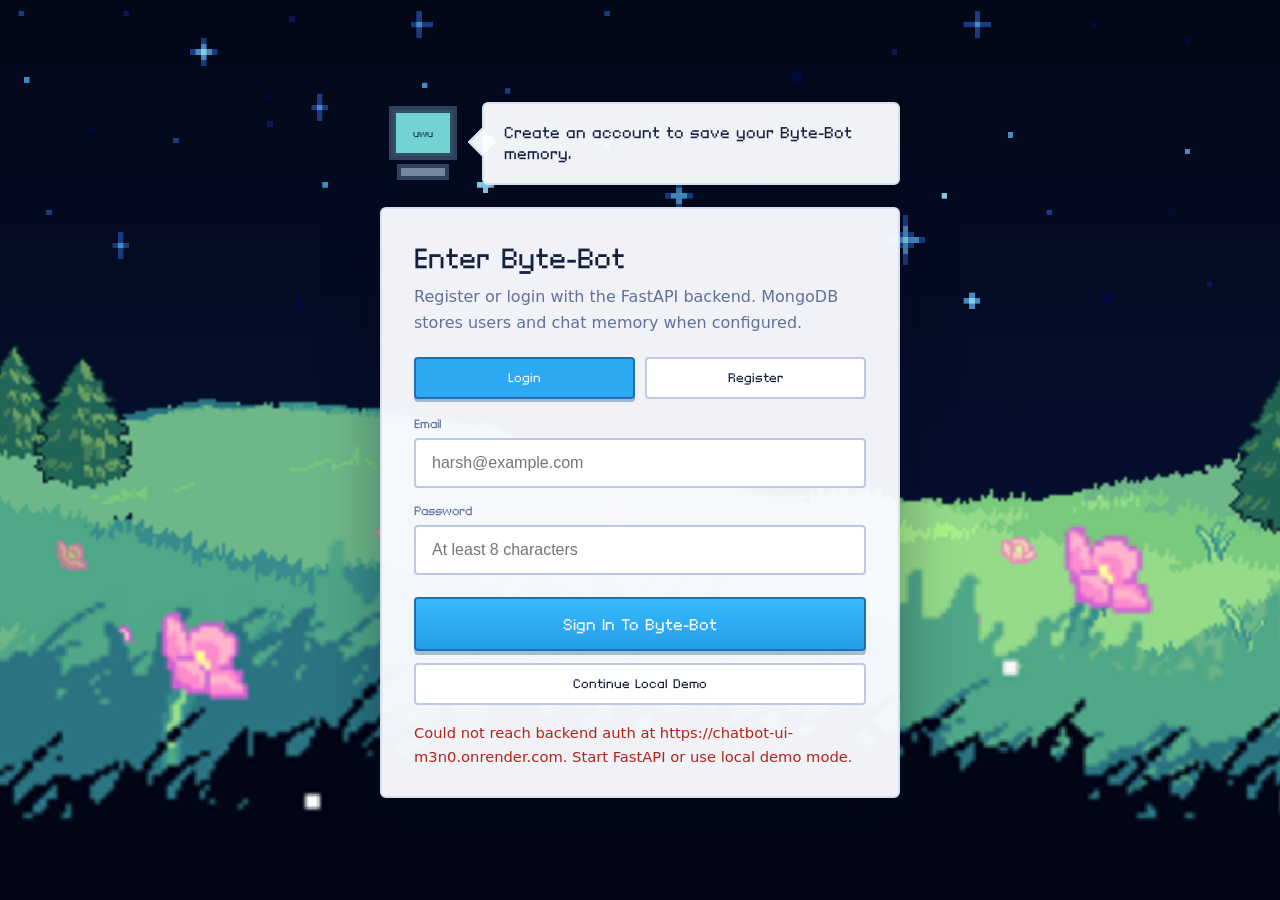
<file: frontend/index.html>
﻿<!DOCTYPE html>
<html lang="en">
<head>
  <meta charset="UTF-8">
  <meta name="viewport" content="width=device-width, initial-scale=1.0">
  <title>Byte-Bot Login</title>
  <link rel="stylesheet" href="login.css">
</head>
<body class="login-body">
  <main class="login-shell">
    <div class="login-scene" aria-hidden="true">
      <img class="login-layer login-stars" src="assets/night-stars.png" alt="">
      <img class="login-layer login-clouds" src="assets/night-clouds.webp" alt="">
      <img class="login-layer login-hills" src="assets/night-hills.webp" alt="">
      <img class="login-layer login-foreground" src="assets/night-foreground.webp" alt="">
    </div>
    <section class="login-content" aria-label="Byte-Bot sign in">
      <div class="welcome-row">
        <div class="mini-bot" aria-hidden="true">
          <div class="mini-monitor"><span>uwu</span></div>
          <div class="mini-base"></div>
        </div>
        <div class="speech-bubble">
          <p>Create an account to save your Byte-Bot memory.</p>
        </div>
      </div>
      <form id="loginForm" class="login-card">
        <h1>Enter Byte-Bot</h1>
        <p class="login-copy">Register or login with the FastAPI backend. MongoDB stores users and chat memory when configured.</p>
        <div class="auth-tabs" role="tablist" aria-label="Choose login or registration">
          <button class="auth-tab is-active" type="button" data-auth-mode="login">Login</button>
          <button class="auth-tab" type="button" data-auth-mode="register">Register</button>
        </div>
        <label class="field-label register-only is-hidden" for="name">Name</label>
        <input class="register-only is-hidden" id="name" name="name" type="text" placeholder="Harsh" autocomplete="name">
        <label class="field-label" for="email">Email</label>
        <input id="email" name="email" type="email" placeholder="harsh@example.com" autocomplete="email" required>
        <label class="field-label" for="password">Password</label>
        <input id="password" name="password" type="password" placeholder="At least 8 characters" autocomplete="current-password" required>
        <button type="submit" class="primary-button">Sign In To Byte-Bot</button>
        <button id="localDemoButton" class="secondary-button" type="button">Continue Local Demo</button>
        <p id="authStatus" class="login-note">Checking backend auth settings...</p>
      </form>
    </section>
  </main>
  <script src="config.js"></script>
  <script src="login.js"></script>
</body>
</html>
</file>
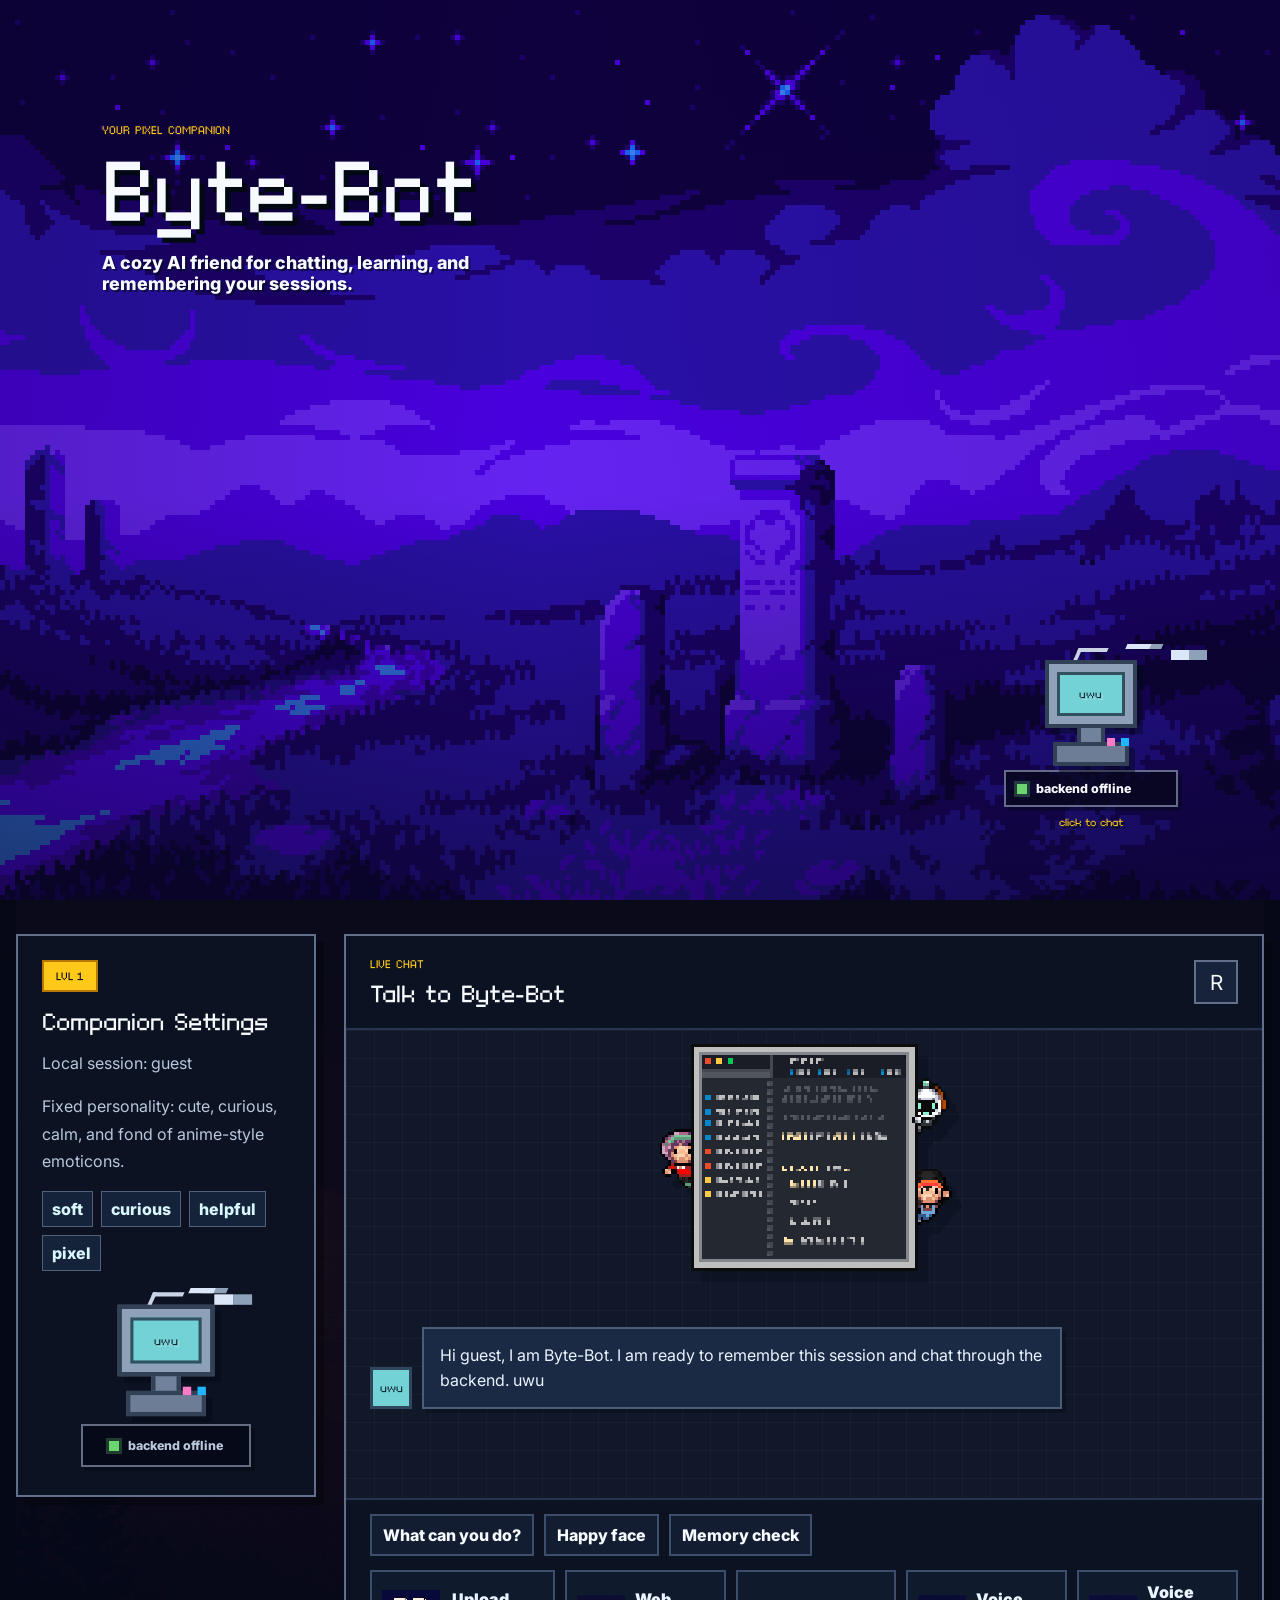
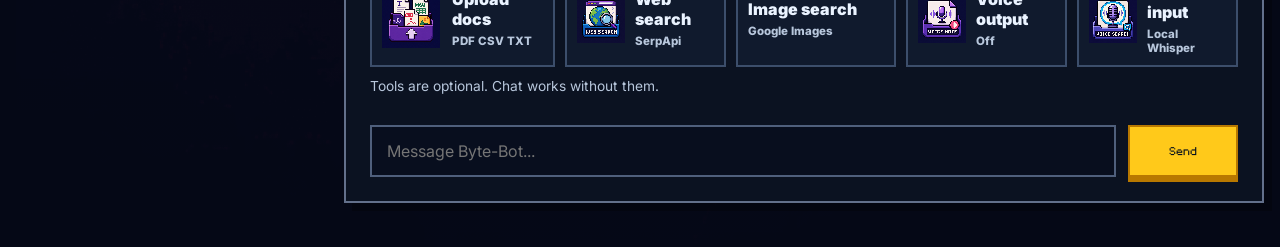
<file: frontend/chat.html>
﻿<!DOCTYPE html>
<html lang="en">
<head>
  <meta charset="UTF-8">
  <meta name="viewport" content="width=device-width, initial-scale=1.0">
  <title>Byte-Bot Chat UI</title>
  <link rel="preconnect" href="https://fonts.googleapis.com">
  <link rel="preconnect" href="https://fonts.gstatic.com" crossorigin>
  <link href="https://fonts.googleapis.com/css2?family=Press+Start+2P&family=Inter:wght@400;600;700;800&display=swap" rel="stylesheet">
  <link rel="stylesheet" href="styles.css">
</head>
<body>
  <main class="app-shell">
    <section class="pixel-stage" aria-label="Animated chatbot scene">
      <div class="asset-scene" aria-hidden="true">
        <img class="scene-layer scene-night" src="assets/github-copilots.gif" alt="">
        <!-- OLD UI HERE: old layered scene kept for rollback/reference.
        <img class="scene-layer scene-sky" src="assets/landing-sky.webp" alt="">
        <img class="scene-layer scene-mountain" src="assets/landing-mountain.webp" alt="">
        <img class="scene-layer scene-hills" src="assets/landing-hills.webp" alt="">
        <img class="scene-layer scene-grass" src="assets/landing-grass.webp" alt="">
        -->
      </div>
      <div class="hero-copy">
        <p class="eyebrow">your pixel companion</p>
        <h1>Byte-Bot</h1>
        <p>A cozy AI friend for chatting, learning, and remembering your sessions.</p>
      </div>
      <button class="bot-card hero-bot-button" id="heroBotButton" type="button" aria-label="Open Byte-Bot chat" aria-live="polite">
        <div class="computer-bot" id="computerBot" data-state="idle">
          <div class="antenna"></div>
          <div class="monitor"><div class="screen"><span id="botFace">uwu</span></div></div>
          <div class="neck"></div>
          <div class="base"></div>
        </div>
        <div class="status-panel"><span class="status-dot"></span><p id="botMood">idle and listening</p></div>
        <span class="bot-card-hint">click to chat</span>
      </button>
    </section>
    <section class="chat-layout" id="chatSection" aria-label="Chatbot demo">
      <aside class="profile-panel">
        <div class="profile-chip">LVL 1</div>
        <h2>Companion Settings</h2>
        <p id="sessionLabel">Local session: guest</p>
        <p>Fixed personality: cute, curious, calm, and fond of anime-style emoticons.</p>
        <div class="mood-list" aria-label="Bot personality traits"><span>soft</span><span>curious</span><span>helpful</span><span>pixel</span></div>
        <div class="profile-mini-bot-wrap" aria-hidden="true">
          <div class="computer-bot profile-mini-bot" data-state="idle">
            <div class="antenna"></div>
            <div class="monitor"><div class="screen"><span id="profileBotFace">uwu</span></div></div>
            <div class="neck"></div>
            <div class="base"></div>
          </div>
          <div class="status-panel profile-status-panel"><span class="status-dot"></span><p id="profileBotMood">idle and listening</p></div>
        </div>
      </aside>
      <section class="chat-panel">
        <header class="chat-header">
          <div><p class="eyebrow">live chat</p><h2>Talk to Byte-Bot</h2></div>
          <button class="icon-button" id="resetChat" type="button" aria-label="Reset chat">R</button>
        </header>
        <div class="messages is-empty" id="messages" aria-live="polite">
          <button class="chat-companion" id="chatCompanion" type="button" aria-label="Ask Byte-Bot for a nudge" title="Ask Byte-Bot"><img id="companionImage" src="assets/coding-window.gif" alt=""></button>
          <article class="message bot-message"><div class="message-avatar">uwu</div><div class="bubble"><p id="introMessage">Hi! I am Byte-Bot. I am ready to remember our session and chat through the FastAPI backend. uwu</p></div></article>
        </div>
        <div class="quick-prompts" aria-label="Example prompts"><button type="button" data-prompt="What can you do?">What can you do?</button><button type="button" data-prompt="Show your happy face">Happy face</button><button type="button" data-prompt="What do you remember about this session?">Memory check</button></div>
        <section class="tool-dock" aria-label="Future Byte-Bot tools">
          <button class="tool-tile upload-tile" id="uploadToolButton" type="button">
            <img src="assets/upload-toolkit.png" alt="">
            <span>Upload docs</span>
            <small>PDF CSV TXT</small>
          </button>
          <button class="tool-tile image-tool-tile" id="webSearchButton" type="button">
            <img src="assets/web-search-tool.png" alt="">
            <span>Web search</span>
            <small>SerpApi</small>
          </button>
          <button class="tool-tile" id="imageSearchButton" type="button"><span>Image search</span><small>Google Images</small></button>
          <button class="tool-tile image-tool-tile" id="voiceOutputToggle" type="button" aria-pressed="false">
            <img src="assets/voice-output-tool.png" alt="">
            <span>Voice output</span>
            <small id="voiceOutputState">Off</small>
          </button>
          <button class="tool-tile image-tool-tile" id="voiceToolButton" type="button">
            <img src="assets/voice-search-tool.png" alt="">
            <span>Voice input</span>
            <small>Local Whisper</small>
          </button>
          <input class="sr-only" id="knowledgeFileInput" type="file" accept=".pdf,.csv,.txt,.md,.png,.jpg,.jpeg,.webp,.gif,.mp3,.wav,.m4a,.webm,.ogg,.flac,.aac,.mp4,.mpeg,.mpga">
          <p class="tool-status" id="toolStatus">Tools are optional. Chat works without them.</p>
        </section>
        <form class="composer" id="chatForm"><label class="sr-only" for="messageInput">Message</label><input id="messageInput" name="message" type="text" autocomplete="off" placeholder="Message Byte-Bot..." maxlength="240"><button type="submit" aria-label="Send message">Send</button></form>
      </section>
    </section>
  </main>
  <script src="config.js"></script>
  <script src="script.js"></script>
</body>
</html>
</file>
<file: frontend/login.css>
﻿:root {
  --night-ink: #071133;
  --night-panel: #f7f8fc;
  --night-line: #b4c0de;
  --night-accent: #2da8f2;
  --night-accent-dark: #1d6dbb;
  --night-text: #15203e;
  --night-muted: #607198;
}

@font-face {
  font-family: "PixelGrid";
  src: url("assets/pixelgrid-squarebolds.woff") format("woff");
  font-display: swap;
}

* { box-sizing: border-box; }

body.login-body {
  min-height: 100vh;
  margin: 0;
  overflow: hidden;
  color: var(--night-text);
  background: #04091c;
  font-family: Inter, system-ui, sans-serif;
}

.login-shell {
  position: relative;
  min-height: 100vh;
  display: grid;
  place-items: center;
  padding: 24px;
  isolation: isolate;
}

.login-scene {
  position: absolute;
  inset: 0;
  overflow: hidden;
  background: linear-gradient(180deg, #030817 0%, #06133f 100%);
}

.login-layer {
  position: absolute;
  left: 0;
  width: 100%;
  image-rendering: pixelated;
  pointer-events: none;
}

.login-stars { inset: 0; height: 100%; object-fit: cover; opacity: 0.95; }
.login-clouds { left: -4%; bottom: 0; width: 108%; opacity: 0.92; }
.login-hills { left: -6%; bottom: 0; width: 112%; transform: translateY(12%); }
.login-foreground { left: -6%; bottom: -1%; width: 112%; }

.login-content {
  position: relative;
  z-index: 1;
  width: min(100%, 520px);
}

.welcome-row {
  display: grid;
  grid-template-columns: 86px 1fr;
  align-items: center;
  gap: 16px;
  margin-bottom: 22px;
}

.speech-bubble {
  position: relative;
  padding: 18px 20px;
  color: var(--night-text);
  background: rgba(251, 252, 255, 0.96);
  border: 2px solid #d7dff0;
  border-radius: 6px;
  box-shadow: 8px 8px 0 rgba(0, 8, 24, 0.14);
}

.speech-bubble::before {
  content: "";
  position: absolute;
  left: -12px;
  top: 28px;
  width: 18px;
  height: 18px;
  background: rgba(251, 252, 255, 0.96);
  border-left: 2px solid #d7dff0;
  border-bottom: 2px solid #d7dff0;
  transform: rotate(45deg);
}

.speech-bubble p {
  margin: 0;
  font-family: "PixelGrid", "Press Start 2P", monospace;
  font-size: 0.9rem;
  line-height: 1.5;
}

.mini-bot {
  display: grid;
  justify-items: center;
  gap: 4px;
  filter: drop-shadow(8px 10px 0 rgba(0, 8, 24, 0.2));
}

.mini-monitor {
  width: 68px;
  height: 54px;
  display: grid;
  place-items: center;
  background: #93a4bb;
  border: 4px solid #2f3f5d;
}

.mini-monitor span {
  display: grid;
  place-items: center;
  width: 100%;
  height: 100%;
  color: #173043;
  background: #72d2d6;
  border: 3px solid #31515f;
  font-family: "PixelGrid", "Press Start 2P", monospace;
  font-size: 0.58rem;
}

.mini-base {
  width: 52px;
  height: 16px;
  background: #7789a1;
  border: 4px solid #2f3f5d;
}

.login-card {
  padding: 34px 32px 28px;
  background: rgba(249, 250, 255, 0.97);
  border: 2px solid #d7dff0;
  border-radius: 6px;
  box-shadow: 0 18px 56px rgba(0, 8, 24, 0.34);
}

.login-card h1 {
  margin: 0 0 10px;
  color: var(--night-text);
  font-family: "PixelGrid", "Press Start 2P", monospace;
  font-size: clamp(1.2rem, 3vw, 1.6rem);
}

.login-copy,
.login-note {
  margin: 0;
  color: var(--night-muted);
  line-height: 1.6;
}

.login-copy { margin-bottom: 22px; }

.auth-tabs {
  display: grid;
  grid-template-columns: 1fr 1fr;
  gap: 10px;
  margin-bottom: 18px;
}

.auth-tab,
.secondary-button {
  min-height: 42px;
  color: var(--night-text);
  background: #fff;
  border: 2px solid #bcc8e4;
  border-radius: 4px;
  font-family: "PixelGrid", "Press Start 2P", monospace;
  font-size: 0.72rem;
}

.auth-tab.is-active {
  color: #f5fbff;
  background: var(--night-accent);
  border-color: var(--night-accent-dark);
  box-shadow: 0 3px 0 rgba(0, 66, 116, 0.32);
}

.register-only.is-hidden {
  display: none;
}

.field-label {
  display: block;
  margin: 16px 0 8px;
  font-family: "PixelGrid", "Press Start 2P", monospace;
  font-size: 0.7rem;
  color: var(--night-muted);
}

.login-card input {
  width: 100%;
  min-height: 50px;
  padding: 0 16px;
  color: var(--night-text);
  background: #fff;
  border: 2px solid #bcc8e4;
  border-radius: 4px;
  font-size: 1rem;
}

.login-card input:focus {
  outline: none;
  border-color: var(--night-accent);
  box-shadow: 0 0 0 3px rgba(45, 168, 242, 0.18);
}

.primary-button {
  width: 100%;
  min-height: 54px;
  margin-top: 22px;
  color: #f5fbff;
  background: linear-gradient(180deg, #39b9ff 0%, #239fe7 100%);
  border: 2px solid var(--night-accent-dark);
  border-radius: 4px;
  box-shadow: 0 4px 0 rgba(0, 66, 116, 0.32);
  font-family: "PixelGrid", "Press Start 2P", monospace;
  font-size: 0.9rem;
}

.secondary-button {
  display: none;
  width: 100%;
  margin-top: 12px;
}

.secondary-button.is-visible {
  display: block;
}

.login-note {
  margin-top: 16px;
  font-size: 0.92rem;
}

.login-note.is-error {
  color: #b42318;
}

.login-note.is-success {
  color: #167245;
}

@media (max-width: 640px) {
  .welcome-row { grid-template-columns: 1fr; justify-items: start; }
  .speech-bubble::before {
    left: 28px;
    top: -12px;
    border-left: 0;
    border-bottom: 0;
    border-top: 2px solid #d7dff0;
    border-right: 2px solid #d7dff0;
  }
  .login-card { padding: 24px 20px; }
}
</file>
<file: frontend/styles.css>
:root {
  --ink: #050816;
  --panel: #10182a;
  --panel-soft: #17233a;
  --line: #63708b;
  --paper: #f7fbff;
  --muted: #b8c7dc;
  --gold: #ffc91a;
  --gold-dark: #b87800;
  --blue: #1fb6ff;
  --green: #6bd66f;
  --pink: #ff7bc8;
  --shadow: #000812;
  --radius: 8px;
}

@font-face {
  font-family: "PixelGrid";
  src: url("assets/pixelgrid-squarebolds.woff") format("woff");
  font-display: swap;
}

html {
  min-height: 100%;
  background: var(--ink);
}

* {
  box-sizing: border-box;
}

body {
  min-height: 100vh;
  margin: 0;
  width: 100%;
  color: var(--paper);
  background: var(--ink);
  font-family: Inter, system-ui, sans-serif;
  overflow-x: hidden;
}

button,
input {
  font: inherit;
}

button {
  cursor: pointer;
}

.app-shell {
  width: 100%;
  min-height: 100vh;
  overflow-x: hidden;
  background:
    linear-gradient(180deg, rgba(5, 8, 22, 0) 0%, var(--ink) 58%),
    radial-gradient(circle at top left, rgba(31, 182, 255, 0.18), transparent 32%),
    var(--ink);
}

.pixel-stage {
  position: relative;
  min-height: 100vh;
  padding: 52px clamp(20px, 8vw, 120px) 42px;
  overflow: hidden;
  background: #12064a;
  image-rendering: pixelated;
}

/* NEW ASSET-BASED PIXEL SCENE
   Uses the supplied sky, mountain, hills, grass, and mascot files.
   The older handmade CSS scene is still kept below for learning/reference. */
.asset-scene {
  position: absolute;
  inset: 0;
  z-index: 0;
  overflow: hidden;
  pointer-events: none;
  background: #12064a;
}

.asset-scene::after {
  content: "";
  position: absolute;
  inset: 0;
  z-index: 6;
  background:
    linear-gradient(90deg, rgba(5, 8, 22, 0.22) 0%, rgba(5, 8, 22, 0.04) 42%, rgba(5, 8, 22, 0.18) 100%),
    linear-gradient(180deg, rgba(5, 8, 22, 0.04) 0%, rgba(5, 8, 22, 0.02) 55%, rgba(5, 8, 22, 0.5) 100%);
}

.scene-layer {
  position: absolute;
  left: 0;
  width: 100%;
  image-rendering: pixelated;
  user-select: none;
}

.scene-night {
  top: 0;
  bottom: 0;
  height: 100%;
  min-height: 100%;
  object-fit: cover;
  object-position: center bottom;
}

.scene-sky {
  top: 0;
  height: 42%;
  object-fit: cover;
  object-position: center top;
  animation: asset-sky-drift 22s steps(8) infinite;
}

.scene-mountain {
  right: 0;
  bottom: 26%;
  height: 34%;
  object-fit: cover;
  object-position: center center;
  opacity: 1;
  animation: asset-mountain-breathe 8s steps(5) infinite;
}

.scene-hills {
  right: 0;
  bottom: 9%;
  height: 38%;
  object-fit: cover;
  object-position: center bottom;
  animation: asset-hills-drift 11s steps(7) infinite;
}

.scene-grass {
  left: -4%;
  bottom: -4px;
  width: 108%;
  height: 20%;
  object-fit: cover;
  object-position: center bottom;
  opacity: 0.9;
  filter: brightness(0.72) saturate(0.95) hue-rotate(10deg);
  animation: asset-grass-sway 2.8s steps(4) infinite;
}

/* OLD HANDMADE CSS SCENE OVERLAYS
   These two pseudo-elements belonged to the previous generated scene.
   They are disabled so the supplied artwork can show clearly. */
.pixel-stage::before,
.pixel-stage::after {
  display: none;
}

/*
OLD HANDMADE CSS SCENE
Kept for study and rollback, but commented out because the current page uses
the supplied image layers above.

.pixel-stage::before {
  content: "";
  position: absolute;
  inset: auto 0 0;
  height: 135px;
  background:
    linear-gradient(135deg, transparent 0 34px, rgba(0, 25, 35, 0.34) 35px 48px, transparent 49px),
    linear-gradient(225deg, transparent 0 42px, rgba(11, 80, 65, 0.48) 43px 58px, transparent 59px);
  background-size: 120px 80px;
  opacity: 0.55;
}

.pixel-stage::after {
  content: "";
  position: absolute;
  inset: auto 0 0;
  height: 74px;
  background:
    linear-gradient(90deg, transparent 0 7px, rgba(10, 38, 41, 0.9) 8px 11px, transparent 12px),
    linear-gradient(108deg, transparent 0 18px, rgba(71, 130, 86, 0.42) 19px 23px, transparent 24px),
    linear-gradient(72deg, transparent 0 20px, rgba(126, 188, 99, 0.32) 21px 25px, transparent 26px);
  background-size: 42px 74px, 86px 58px, 78px 62px;
  animation: foreground-grass 2.8s steps(3) infinite;
  opacity: 0.92;
}

.sun-disc {
  position: absolute;
  top: 54px;
  right: 18%;
  width: 58px;
  height: 58px;
  background: #ffd866;
  box-shadow:
    0 0 0 8px rgba(255, 216, 102, 0.16),
    18px 18px 0 rgba(255, 143, 72, 0.16);
  opacity: 0.9;
}

.cloud {
  position: absolute;
  top: 44px;
  width: 210px;
  height: 48px;
  background: rgba(213, 245, 255, 0.78);
  box-shadow:
    36px -20px 0 rgba(213, 245, 255, 0.78),
    78px -8px 0 rgba(213, 245, 255, 0.78),
    126px -24px 0 rgba(213, 245, 255, 0.78),
    174px -4px 0 rgba(213, 245, 255, 0.78);
  animation: drift 18s linear infinite;
}

.cloud-one {
  left: 8%;
}

.cloud-two {
  top: 88px;
  left: 58%;
  transform: scale(0.72);
  animation-duration: 24s;
}

.cloud-three {
  top: 24px;
  left: 34%;
  transform: scale(0.58);
  animation-duration: 28s;
  opacity: 0.7;
}

.mountain {
  position: absolute;
  bottom: 92px;
  width: 250px;
  height: 190px;
  clip-path: polygon(50% 0, 100% 100%, 0 100%);
  background: linear-gradient(135deg, #123d47 0 52%, #28715e 53% 100%);
  opacity: 0.86;
}

.mountain-left {
  left: 8%;
}

.mountain-right {
  right: 10%;
  transform: scale(1.12);
}

.tree-line {
  position: absolute;
  inset: auto 0 106px;
  height: 160px;
  z-index: 1;
}

.tree {
  position: absolute;
  bottom: 0;
  width: 32px;
  height: 116px;
  background: #224b3b;
  box-shadow:
    0 -24px 0 12px #2f7b53,
    -20px -4px 0 6px #2b6848,
    20px -10px 0 8px #3d8a5b,
    0 78px 0 -8px #5b3b2a;
  clip-path: polygon(50% 0, 88% 36%, 68% 36%, 100% 72%, 62% 72%, 62% 100%, 38% 100%, 38% 72%, 0 72%, 32% 36%, 12% 36%);
  filter: drop-shadow(8px 8px 0 rgba(0, 13, 22, 0.22));
  animation: tree-sway 3.8s steps(4) infinite;
}

.tree::after {
  content: "";
  position: absolute;
  top: 28px;
  left: 12px;
  width: 8px;
  height: 8px;
  background: #93cf6a;
  box-shadow:
    8px 16px 0 #6eb55e,
    -8px 30px 0 #b2dc75,
    14px 42px 0 #4f9654;
  animation: leaf-glint 1.8s steps(2) infinite;
}

.tree-one { left: 18%; transform: scale(0.92); }
.tree-two { left: 25%; bottom: 10px; animation-delay: 0.3s; }
.tree-three { right: 28%; transform: scale(0.82); animation-delay: 0.8s; }
.tree-four { right: 18%; bottom: 12px; transform: scale(1.05); animation-delay: 0.5s; }

.field-lines {
  position: absolute;
  inset: auto 0 0;
  height: 160px;
  background:
    repeating-linear-gradient(178deg, transparent 0 22px, rgba(255, 196, 74, 0.1) 23px 25px, transparent 26px),
    repeating-linear-gradient(8deg, transparent 0 34px, rgba(146, 224, 135, 0.25) 35px 39px),
    linear-gradient(180deg, transparent, rgba(1, 8, 25, 0.76));
  animation: field-breathe 4s steps(4) infinite;
}

.grass-layer {
  position: absolute;
  inset: 50% 0 8%;
  z-index: 2;
}

.grass-layer span {
  position: absolute;
  width: 7px;
  height: 44px;
  background: #226956;
  box-shadow:
    8px 12px 0 #69b869,
    -8px 18px 0 #2d7d61,
    15px 26px 0 #9bd36e;
  transform-origin: bottom;
  animation: grass-sway 1.9s steps(3) infinite;
}

.grass-layer span:nth-child(1) { left: 13%; top: 34%; }
.grass-layer span:nth-child(2) { left: 33%; top: 56%; animation-delay: 0.2s; }
.grass-layer span:nth-child(3) { left: 45%; top: 32%; animation-delay: 0.6s; }
.grass-layer span:nth-child(4) { left: 63%; top: 52%; animation-delay: 0.4s; }
.grass-layer span:nth-child(5) { left: 78%; top: 24%; animation-delay: 0.8s; }
.grass-layer span:nth-child(6) { left: 90%; top: 58%; animation-delay: 0.1s; }

.flowers {
  position: absolute;
  inset: 52% 0 12%;
  z-index: 2;
}

.flowers span {
  position: absolute;
  width: 12px;
  height: 12px;
  background: var(--pink);
  box-shadow:
    12px 0 0 #bb5bd9,
    6px -10px 0 #ffd0f0,
    6px 10px 0 #255f55,
    6px 24px 0 #1f5b50,
    6px 36px 0 #1f5b50;
  animation: flower-bob 2.6s ease-in-out infinite;
}

.flowers span:nth-child(1) { left: 12%; top: 30%; }
.flowers span:nth-child(2) { left: 29%; top: 52%; animation-delay: 0.4s; }
.flowers span:nth-child(3) { left: 47%; top: 28%; animation-delay: 0.7s; }
.flowers span:nth-child(4) { left: 70%; top: 46%; animation-delay: 0.2s; }
.flowers span:nth-child(5) { left: 86%; top: 18%; animation-delay: 0.9s; }
.flowers span:nth-child(6) { left: 20%; top: 62%; animation-delay: 1.1s; }
.flowers span:nth-child(7) { left: 58%; top: 16%; animation-delay: 0.55s; }

.rangoli-mark {
  position: absolute;
  right: 34%;
  bottom: 92px;
  z-index: 2;
  width: 36px;
  height: 36px;
  border: 5px solid rgba(255, 201, 26, 0.78);
  transform: rotate(45deg);
  box-shadow:
    0 0 0 5px rgba(255, 123, 200, 0.46),
    12px 12px 0 rgba(107, 214, 111, 0.32);
  opacity: 0.78;
  animation: rangoli-twinkle 2.2s steps(2) infinite;
}

.kite {
  position: absolute;
  left: 64%;
  top: 108px;
  z-index: 2;
  width: 28px;
  height: 28px;
  background:
    linear-gradient(135deg, #ff8f48 0 50%, #f7fbff 51% 100%);
  border: 3px solid rgba(5, 8, 22, 0.46);
  transform: rotate(45deg);
  animation: kite-float 3.4s steps(4) infinite;
}

.kite::after {
  content: "";
  position: absolute;
  left: 22px;
  top: 22px;
  width: 68px;
  height: 36px;
  border-bottom: 3px dotted rgba(247, 251, 255, 0.62);
  transform: rotate(-35deg);
}
*/

.hero-copy {
  position: relative;
  z-index: 7;
  max-width: 560px;
  padding-top: clamp(32px, 8vh, 84px);
}

.eyebrow {
  margin: 0 0 12px;
  color: var(--gold);
  font-family: "PixelGrid", "Press Start 2P", monospace;
  font-size: 0.64rem;
  letter-spacing: 0;
  text-transform: uppercase;
}

h1,
h2 {
  margin: 0;
  line-height: 1.12;
}

h1 {
  font-family: "PixelGrid", "Press Start 2P", monospace;
  font-size: clamp(2rem, 6vw, 4.8rem);
  text-shadow: 5px 5px 0 var(--shadow);
}

.hero-copy p:last-child {
  max-width: 460px;
  margin: 18px 0 0;
  font-size: 1.12rem;
  font-weight: 800;
  text-shadow: 2px 2px 0 rgba(0, 8, 18, 0.58);
}

.bot-card {
  position: absolute;
  right: clamp(26px, 8vw, 150px);
  bottom: clamp(28px, 8vh, 72px);
  z-index: 8;
  display: grid;
  justify-items: center;
  gap: 10px;
}

.hero-bot-button {
  padding: 0;
  color: inherit;
  background: transparent;
  border: 0;
  font: inherit;
}

.hero-bot-button:hover .computer-bot,
.hero-bot-button:focus-visible .computer-bot {
  animation: bot-happy 0.44s ease-in-out infinite;
}

.hero-bot-button:focus-visible {
  outline: 3px solid var(--gold);
  outline-offset: 12px;
}

.bot-card-hint {
  color: var(--gold);
  font-family: "PixelGrid", "Press Start 2P", monospace;
  font-size: 0.6rem;
  text-shadow: 2px 2px 0 var(--shadow);
}

.computer-bot {
  position: relative;
  width: 104px;
  height: 112px;
  animation: bot-idle 2.4s ease-in-out infinite;
}

.computer-bot[data-state="thinking"] {
  animation: bot-think 0.6s steps(2) infinite;
}

.computer-bot[data-state="happy"] {
  animation: bot-happy 0.44s ease-in-out 4;
}

.antenna {
  width: 30px;
  height: 12px;
  margin: 0 auto;
  border-top: 4px solid #c8d3e6;
  border-left: 4px solid #c8d3e6;
  transform: skewX(-24deg);
}

.antenna::after {
  content: "";
  position: absolute;
  width: 24px;
  height: 5px;
  background: #dbe6f8;
  transform: translate(30px, -8px);
  box-shadow: 12px 0 0 #8fa1b8;
}

.monitor {
  width: 92px;
  height: 68px;
  margin: 0 auto;
  padding: 8px;
  background: #8fa1b8;
  border: 4px solid #334156;
  box-shadow: 6px 6px 0 rgba(0, 8, 18, 0.42);
}

.monitor::before {
  content: "";
  position: absolute;
  width: 18px;
  height: 10px;
  margin: -22px 0 0 80px;
  background: #dbe6f8;
  box-shadow: 18px 0 0 #8fa1b8;
}

.screen {
  display: grid;
  height: 100%;
  place-items: center;
  color: #102632;
  background: #72d2d6;
  border: 3px solid #31515f;
  font-family: "PixelGrid", "Press Start 2P", monospace;
  font-size: 0.62rem;
  text-shadow: 2px 2px 0 rgba(247, 251, 255, 0.28);
}

.neck {
  width: 28px;
  height: 14px;
  margin: 0 auto;
  background: #71839c;
  border-inline: 4px solid #334156;
}

.base {
  width: 76px;
  height: 24px;
  margin: 0 auto;
  background: #6d7d95;
  border: 4px solid #334156;
  box-shadow: 6px 6px 0 rgba(0, 8, 18, 0.42);
}

.base::after {
  content: "";
  position: absolute;
  right: 28px;
  bottom: 14px;
  width: 8px;
  height: 8px;
  background: #ff7bc8;
  box-shadow: 14px 0 0 #1fb6ff;
}

.status-panel {
  display: flex;
  align-items: center;
  gap: 9px;
  min-width: 174px;
  padding: 9px 11px;
  background: rgba(5, 8, 22, 0.72);
  border: 2px solid rgba(210, 225, 255, 0.46);
  box-shadow: 4px 4px 0 rgba(0, 8, 18, 0.38);
}

.status-panel p {
  margin: 0;
  font-size: 0.78rem;
  font-weight: 800;
}

.status-dot {
  width: 10px;
  height: 10px;
  background: var(--green);
  box-shadow: 0 0 0 3px rgba(107, 214, 111, 0.25);
  animation: pulse-dot 1.4s ease-in-out infinite;
}

.chat-layout {
  position: relative;
  display: grid;
  grid-template-columns: minmax(230px, 300px) minmax(0, 920px);
  gap: 28px;
  width: min(1280px, calc(100% - 32px));
  margin: 0 auto;
  padding: 34px 0 44px;
}

.chat-layout::before {
  content: "";
  position: absolute;
  inset: 0 max(-48px, calc((1280px - 100vw) / 2));
  z-index: 0;
  background:
    linear-gradient(180deg, rgba(5, 8, 22, 0.82), rgba(5, 8, 22, 0.94)),
    url("assets/chat-sunset-banner.png") center / cover no-repeat;
  image-rendering: pixelated;
  opacity: 0.42;
  pointer-events: none;
}

.chat-layout > * {
  position: relative;
  z-index: 1;
}

.profile-panel,
.chat-panel {
  border: 2px solid var(--line);
  background: rgba(12, 19, 34, 0.96);
  box-shadow: 8px 8px 0 rgba(0, 0, 0, 0.28);
}

.profile-panel {
  align-self: start;
  padding: 24px;
  overflow: hidden;
}

.profile-chip {
  display: inline-grid;
  min-height: 32px;
  place-items: center;
  margin-bottom: 18px;
  padding: 0 12px;
  color: var(--ink);
  background: var(--gold);
  border: 2px solid var(--gold-dark);
  font-family: "PixelGrid", "Press Start 2P", monospace;
  font-size: 0.62rem;
}

.profile-panel h2,
.chat-header h2 {
  font-family: "PixelGrid", "Press Start 2P", monospace;
  font-size: clamp(1rem, 2vw, 1.35rem);
}

.profile-panel p {
  color: var(--muted);
  line-height: 1.7;
}

.mood-list {
  display: flex;
  flex-wrap: wrap;
  gap: 8px;
}

.mood-list span {
  padding: 7px 9px;
  color: #d9f7ff;
  background: #14223a;
  border: 1px solid #52617a;
  font-weight: 800;
}

.profile-mini-bot-wrap {
  display: grid;
  place-items: center;
  min-height: 180px;
  margin-top: 20px;
  gap: 10px;
}

.profile-mini-bot {
  transform: scale(1.05);
}

.profile-status-panel {
  min-width: 170px;
  justify-content: center;
}

.chat-panel {
  display: grid;
  grid-template-rows: auto minmax(300px, 52vh) auto auto auto;
  min-height: 640px;
}

.chat-header {
  display: flex;
  align-items: center;
  justify-content: space-between;
  gap: 16px;
  padding: 22px 24px;
  border-bottom: 2px solid #26344f;
}

.icon-button {
  width: 44px;
  height: 44px;
  color: var(--paper);
  background: var(--panel-soft);
  border: 2px solid var(--line);
  font-size: 1.3rem;
  transition: transform 160ms ease, border-color 160ms ease;
}

.icon-button:hover {
  border-color: var(--blue);
  transform: translateY(-2px);
}

.messages {
  position: relative;
  display: flex;
  flex-direction: column;
  gap: 18px;
  padding: 24px 24px 132px;
  overflow-y: auto;
  background:
    linear-gradient(rgba(255, 255, 255, 0.03) 1px, transparent 1px),
    linear-gradient(90deg, rgba(255, 255, 255, 0.03) 1px, transparent 1px),
    var(--panel);
  background-size: 28px 28px;
}

.messages.is-empty {
  align-items: center;
  justify-content: center;
}

.chat-companion {
  position: relative;
  left: auto;
  bottom: auto;
  z-index: 2;
  display: grid;
  order: 10;
  align-self: flex-start;
  width: clamp(132px, 18vw, 190px);
  margin: 4px 0 0 58px;
  padding: 0;
  background: transparent;
  border: 0;
  filter: drop-shadow(10px 12px 0 rgba(0, 8, 18, 0.24));
  image-rendering: pixelated;
  transform-origin: left bottom;
  transition: transform 160ms ease, filter 160ms ease;
}

.messages.is-empty .chat-companion {
  position: relative;
  left: auto;
  bottom: auto;
  order: 0;
  align-self: center;
  width: clamp(220px, 32vw, 340px);
  margin: 0 auto 10px;
  animation: companion-idle-center 2.4s steps(4) infinite;
}

.messages.is-empty .message {
  align-self: stretch;
  width: 100%;
}

.chat-companion img {
  display: block;
  width: 100%;
  height: auto;
  image-rendering: pixelated;
  pointer-events: none;
}

.chat-companion:hover,
.chat-companion:focus-visible {
  filter: drop-shadow(12px 14px 0 rgba(0, 8, 18, 0.3));
  outline: none;
  transform: translateY(-5px) scale(1.03);
}

.chat-companion:active {
  transform: translateY(0) scale(0.98);
}

.chat-companion.is-excited {
  animation: companion-pop 0.48s steps(3) 2;
}

.message {
  display: flex;
  order: 1;
  align-items: flex-end;
  gap: 10px;
  animation: message-enter 260ms ease-out both;
}

.user-message {
  justify-content: flex-end;
}

.message-avatar {
  display: grid;
  flex: 0 0 42px;
  width: 42px;
  height: 42px;
  place-items: center;
  color: #102632;
  background: #72d2d6;
  border: 3px solid #30465c;
  font-family: "PixelGrid", "Press Start 2P", monospace;
  font-size: 0.64rem;
}

.bubble {
  max-width: min(640px, 82%);
  padding: 14px 16px;
  color: #eaf3ff;
  background: #1a2944;
  border: 2px solid #4c5d78;
  line-height: 1.55;
  box-shadow: 4px 4px 0 rgba(0, 0, 0, 0.24);
}

.bubble p {
  margin: 0;
  white-space: pre-wrap;
  overflow-wrap: anywhere;
}

.user-message .bubble {
  color: #06101d;
  background: var(--gold);
  border-color: var(--gold-dark);
}

.typing-bubble {
  display: inline-flex;
  gap: 6px;
  align-items: center;
}

.typing-bubble span {
  width: 8px;
  height: 8px;
  background: var(--paper);
  animation: typing-dot 0.82s ease-in-out infinite;
}

.typing-bubble span:nth-child(2) {
  animation-delay: 0.12s;
}

.typing-bubble span:nth-child(3) {
  animation-delay: 0.24s;
}

.quick-prompts {
  display: flex;
  flex-wrap: wrap;
  gap: 10px;
  padding: 14px 24px;
  border-top: 2px solid #26344f;
}

.quick-prompts button {
  padding: 9px 11px;
  color: var(--paper);
  background: #121d31;
  border: 2px solid #3c4e6b;
  font-weight: 800;
  transition: transform 160ms ease, border-color 160ms ease;
}

.quick-prompts button:hover {
  border-color: var(--pink);
  transform: translateY(-2px);
}

.tool-dock {
  display: grid;
  grid-template-columns: 1.15fr repeat(4, minmax(112px, 1fr));
  gap: 10px;
  align-items: stretch;
  padding: 0 24px 8px;
}

.tool-tile {
  display: grid;
  min-height: 64px;
  align-content: center;
  gap: 5px;
  padding: 10px;
  color: #eaf3ff;
  background: #101a2d;
  border: 2px solid #3c4e6b;
  text-align: left;
  transition: transform 160ms ease, border-color 160ms ease;
}

.tool-tile:hover,
.tool-tile:focus-visible {
  border-color: var(--blue);
  outline: none;
  transform: translateY(-2px);
}

.tool-tile.is-active {
  border-color: var(--gold);
  box-shadow: 0 0 0 3px rgba(255, 198, 28, 0.15);
}

.tool-tile span {
  font-weight: 900;
}

.tool-tile small {
  color: var(--muted);
  font-size: 0.72rem;
  font-weight: 800;
}

.upload-tile {
  grid-template-columns: 58px 1fr;
  align-items: center;
  column-gap: 12px;
}

.upload-tile img,
.image-tool-tile img {
  grid-row: span 2;
  width: 58px;
  height: 58px;
  object-fit: cover;
  image-rendering: pixelated;
}

.image-tool-tile {
  grid-template-columns: 48px 1fr;
  align-items: center;
  column-gap: 10px;
}

.image-tool-tile img {
  width: 48px;
  height: 48px;
}

.tool-status {
  grid-column: 1 / -1;
  min-height: 22px;
  margin: 0;
  color: var(--muted);
  font-size: 0.86rem;
  line-height: 1.45;
}

.tool-status.is-error {
  color: #ff9b9b;
}

.tool-status.is-success {
  color: #9df0aa;
}

.composer {
  display: grid;
  grid-template-columns: 1fr auto;
  gap: 12px;
  padding: 18px 24px 24px;
}

.composer input {
  min-width: 0;
  padding: 14px 15px;
  color: var(--paper);
  background: #080e1e;
  border: 2px solid #4f5f7c;
  outline: none;
}

.composer input:focus {
  border-color: var(--blue);
  box-shadow: 0 0 0 3px rgba(31, 182, 255, 0.18);
}

.composer button {
  min-width: 110px;
  padding: 0 18px;
  color: #07101d;
  background: var(--gold);
  border: 2px solid var(--gold-dark);
  box-shadow: 0 5px 0 var(--gold-dark);
  font-family: "PixelGrid", "Press Start 2P", monospace;
  font-size: 0.65rem;
  transition: transform 120ms ease, box-shadow 120ms ease;
}

.composer button:hover {
  transform: translateY(-2px);
}

.composer button:active {
  box-shadow: 0 2px 0 var(--gold-dark);
  transform: translateY(3px);
}

.sr-only {
  position: absolute;
  width: 1px;
  height: 1px;
  padding: 0;
  overflow: hidden;
  clip: rect(0, 0, 0, 0);
  white-space: nowrap;
  border: 0;
}

@keyframes drift {
  from { transform: translateX(-18vw); }
  to { transform: translateX(112vw); }
}

@keyframes asset-sky-drift {
  0%, 100% { transform: translateX(0) scale(1.04); }
  50% { transform: translateX(-18px) scale(1.04); }
}

@keyframes night-scene-drift {
  0%, 100% { transform: translateX(0) scale(1.03); }
  50% { transform: translateX(-12px) scale(1.03); }
}

@keyframes asset-mountain-breathe {
  0%, 100% { transform: translateY(0) scale(1.02); }
  50% { transform: translateY(5px) scale(1.025); }
}

@keyframes asset-hills-drift {
  0%, 100% { transform: translateX(0); }
  50% { transform: translateX(14px); }
}

@keyframes asset-grass-sway {
  0%, 100% { transform: translateX(0) skewX(0deg); }
  50% { transform: translateX(-10px) skewX(1.5deg); }
}

@keyframes mascot-hover {
  0%, 100% { transform: translateY(0); }
  50% { transform: translateY(-8px); }
}

@keyframes companion-pop {
  0%, 100% { transform: translateY(0) scale(1); }
  50% { transform: translateY(-10px) scale(1.04); }
}

@keyframes companion-idle-center {
  0%, 100% { transform: translateY(0); }
  50% { transform: translateY(-8px); }
}

@keyframes rocket-drift {
  0%, 100% { transform: translateY(0) rotate(-2deg); }
  50% { transform: translateY(-7px) rotate(2deg); }
}

@keyframes flower-bob {
  0%, 100% { transform: translateY(0); }
  50% { transform: translateY(-5px); }
}

@keyframes foreground-grass {
  0%, 100% { transform: translateX(0); }
  50% { transform: translateX(-8px); }
}

@keyframes tree-sway {
  0%, 100% { transform: translateX(0); }
  50% { transform: translateX(4px); }
}

@keyframes leaf-glint {
  0%, 100% { opacity: 0.58; }
  50% { opacity: 1; }
}

@keyframes field-breathe {
  0%, 100% { background-position: 0 0, 0 0, 0 0; }
  50% { background-position: 12px 0, -10px 0, 0 0; }
}

@keyframes grass-sway {
  0%, 100% { transform: skewX(0deg); }
  50% { transform: skewX(8deg); }
}

@keyframes rangoli-twinkle {
  0%, 100% { opacity: 0.5; }
  50% { opacity: 0.9; }
}

@keyframes kite-float {
  0%, 100% { transform: translateY(0) rotate(45deg); }
  50% { transform: translateY(-12px) rotate(50deg); }
}

@keyframes bot-idle {
  0%, 100% { transform: translateY(0); }
  50% { transform: translateY(-8px); }
}

@keyframes bot-think {
  0%, 100% { transform: translate(0, 0); }
  50% { transform: translate(3px, -4px); }
}

@keyframes bot-happy {
  0%, 100% { transform: translateY(0) rotate(0deg); }
  35% { transform: translateY(-14px) rotate(-4deg); }
  70% { transform: translateY(-6px) rotate(4deg); }
}

@keyframes pulse-dot {
  0%, 100% { opacity: 0.55; }
  50% { opacity: 1; }
}

@keyframes message-enter {
  from {
    opacity: 0;
    transform: translateY(12px) scale(0.98);
  }
  to {
    opacity: 1;
    transform: translateY(0) scale(1);
  }
}

@keyframes typing-dot {
  0%, 100% {
    opacity: 0.35;
    transform: translateY(0);
  }
  50% {
    opacity: 1;
    transform: translateY(-5px);
  }
}

@media (max-width: 850px) {
  .pixel-stage {
    min-height: 760px;
    padding-top: 52px;
  }

  .bot-card {
    right: 18px;
    bottom: 30px;
    transform: none;
  }

  .chat-layout {
    grid-template-columns: 1fr;
    width: min(940px, calc(100% - 24px));
  }

  .chat-panel {
    min-height: 640px;
  }
}

@media (max-width: 560px) {
  .pixel-stage {
    min-height: 720px;
  }

  .scene-hills {
    height: 42%;
  }

  .scene-grass {
    height: 16%;
  }

  .messages {
    padding-bottom: 112px;
  }

  .chat-companion {
    width: min(44vw, 150px);
    margin-left: 0;
  }

  .messages.is-empty .chat-companion {
    width: min(72vw, 280px);
  }

  .composer {
    grid-template-columns: 1fr;
  }

  .tool-dock {
    grid-template-columns: 1fr;
  }

  .upload-tile {
    grid-template-columns: 52px 1fr;
  }

  .composer button {
    min-height: 46px;
  }

  .bubble {
    max-width: 84%;
  }

  .chat-header {
    align-items: flex-start;
  }
}
</file>
